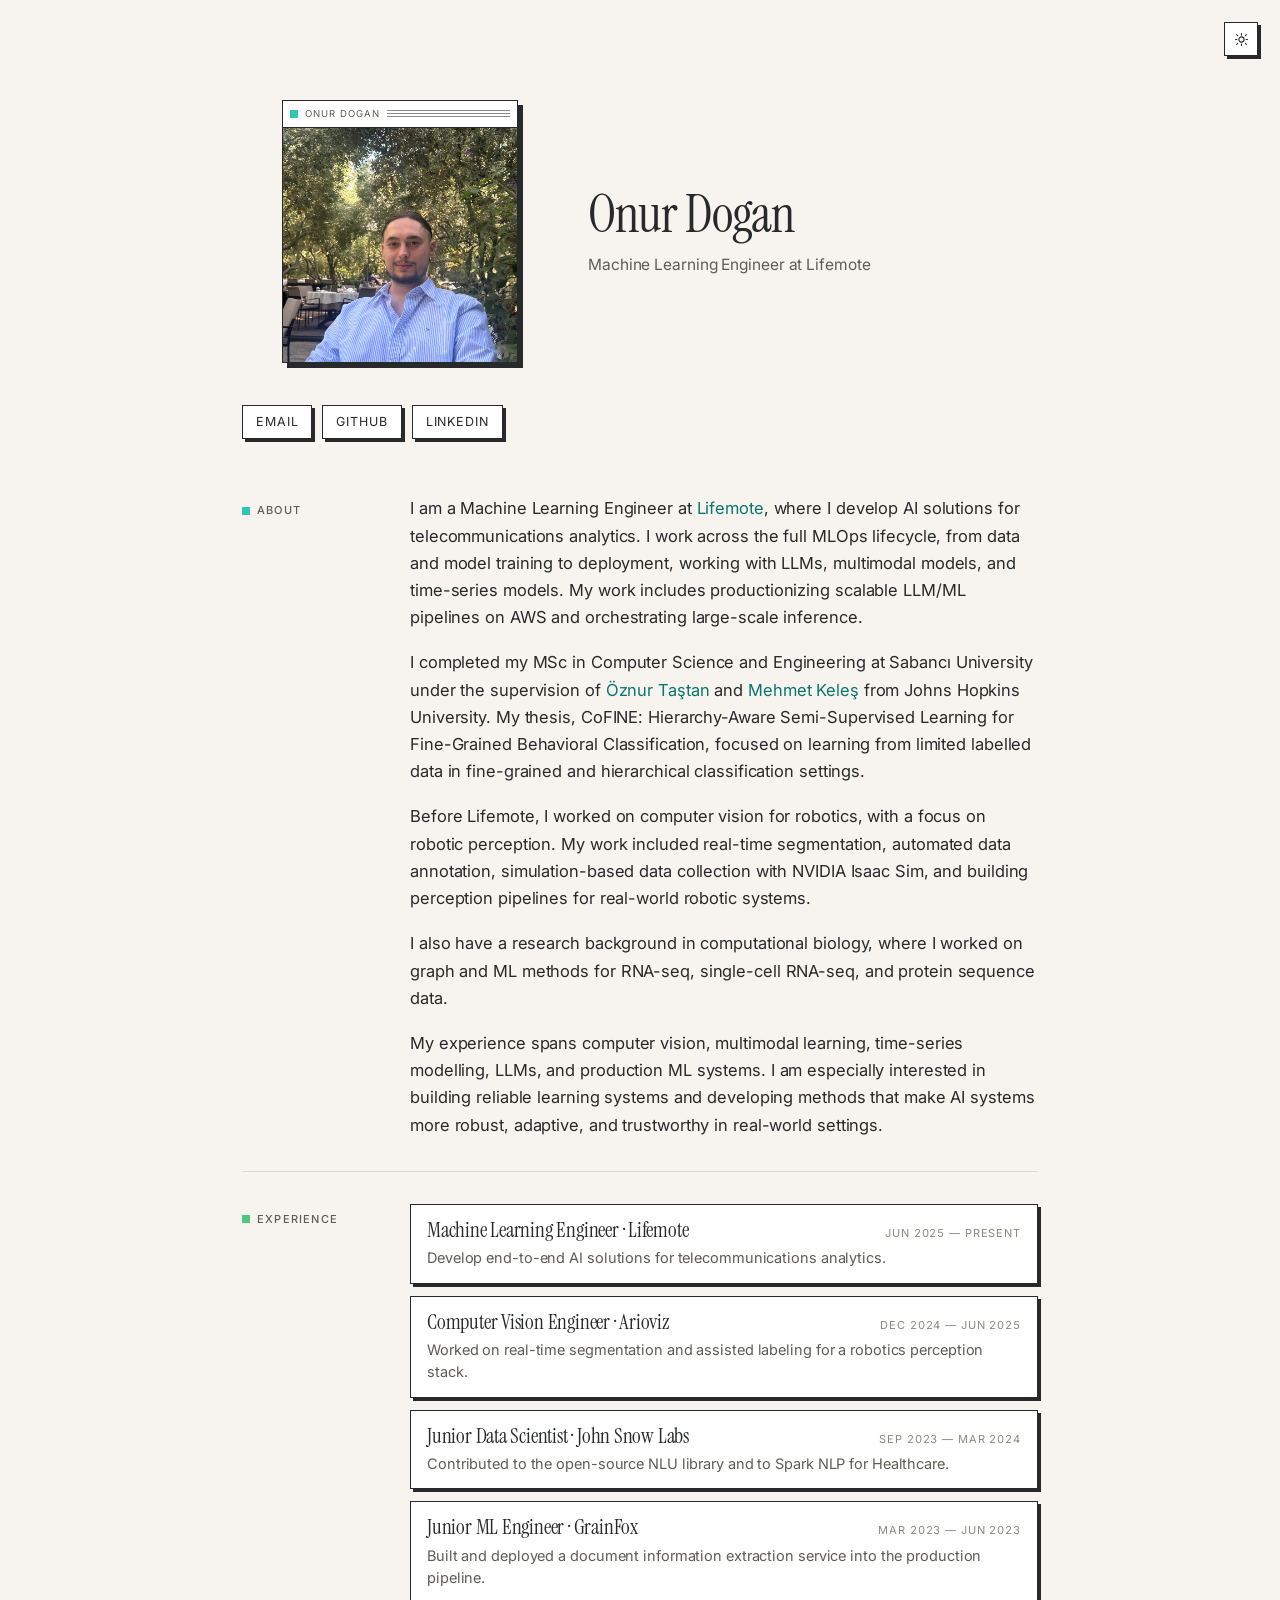
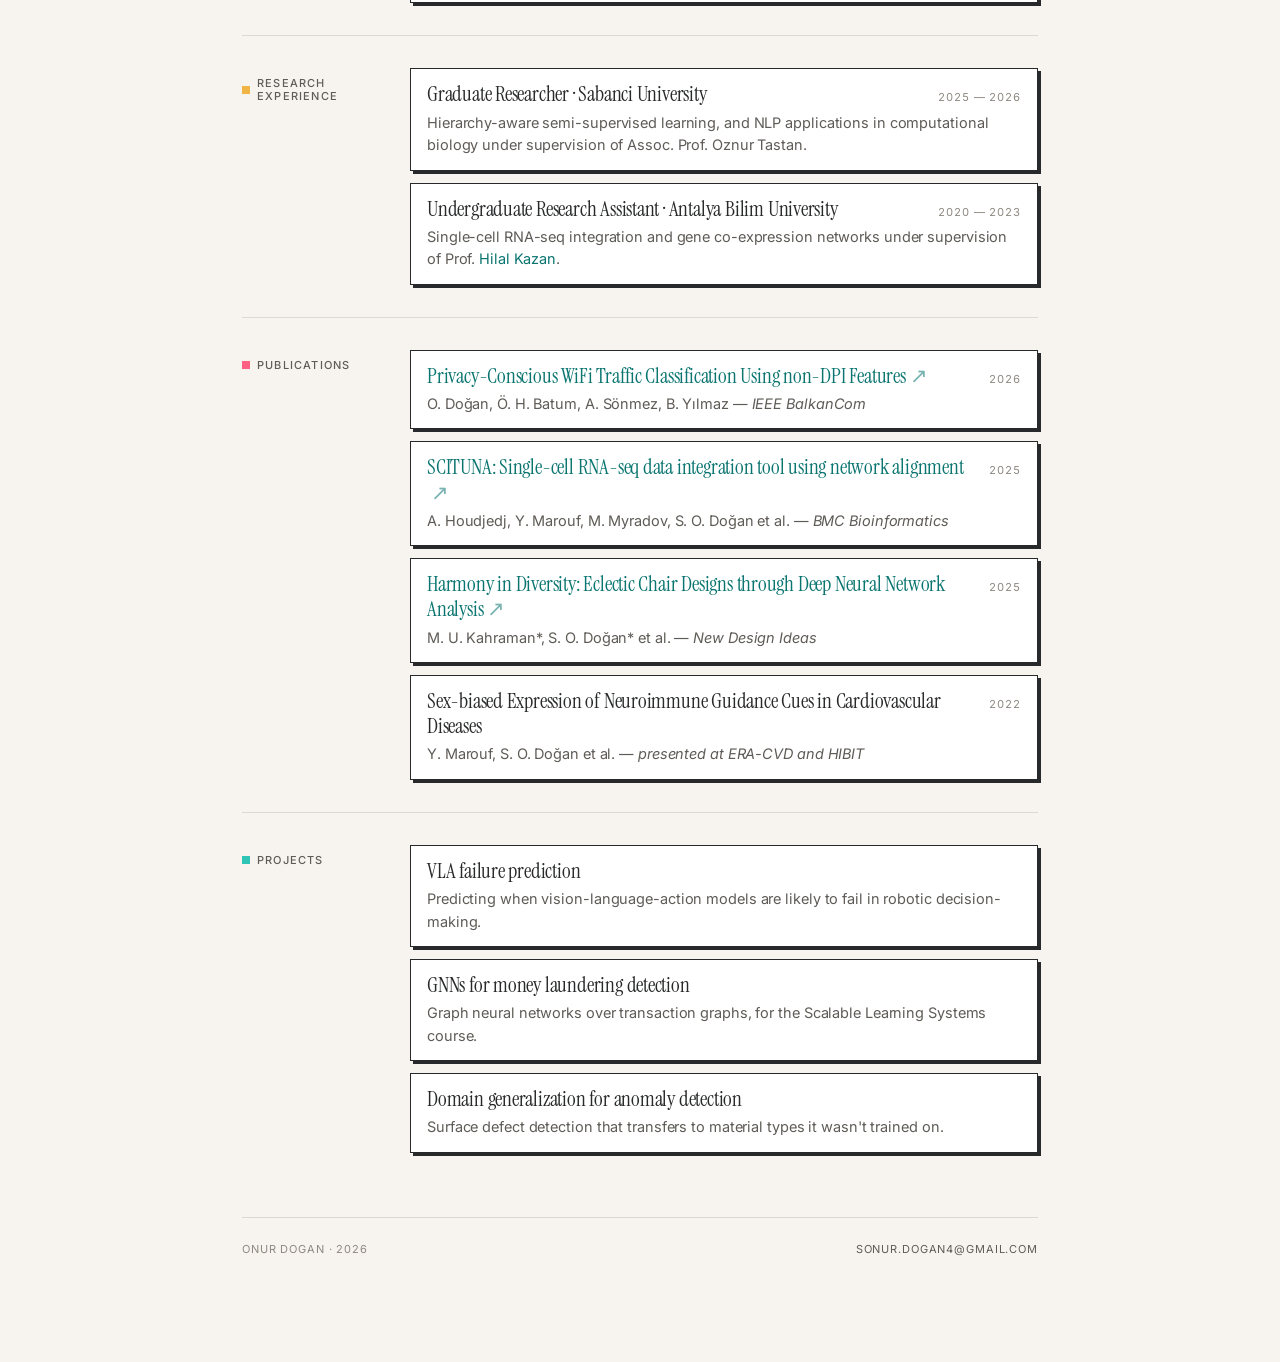
<file: index.html>
<!DOCTYPE html>
<html lang="en">
<head>
<meta charset="utf-8">
<meta name="viewport" content="width=device-width, initial-scale=1">
<title>Onur Dogan</title>

<meta name="author" content="Onur Dogan">
<meta name="description" content="Onur Dogan — machine learning engineer at Lifemote. Works across the ML lifecycle, from data pipelines to deployment and monitoring, with a research background in computational biology and semi-supervised learning.">
<meta name="theme-color" content="#f7f4ef" media="(prefers-color-scheme: light)">
<meta name="theme-color" content="#17171a" media="(prefers-color-scheme: dark)">
<meta property="og:title" content="Onur Dogan">
<meta property="og:description" content="Machine learning engineer. Full ML lifecycle work, plus research in computational biology and semi-supervised learning.">
<meta property="og:type" content="website">

<link rel="icon" type="image/png" href="./imgs/code-512.png">
<link rel="preconnect" href="https://fonts.googleapis.com">
<link rel="preconnect" href="https://fonts.gstatic.com" crossorigin>
<link href="https://fonts.googleapis.com/css2?family=Inter:opsz,wght@14..32,400..600&family=Instrument+Serif:ital@0;1&display=swap" rel="stylesheet">
<link rel="stylesheet" href="style.css">

<script>
  (function () {
    var saved = null;
    try { saved = localStorage.getItem('theme'); } catch (e) {}
    if (saved) document.documentElement.setAttribute('data-theme', saved);
    else if (window.matchMedia && window.matchMedia('(prefers-color-scheme: dark)').matches) {
      document.documentElement.setAttribute('data-theme', 'dark');
    }
  })();
</script>
</head>

<body>
<button class="theme" id="theme-toggle" type="button" aria-label="Switch colour theme">
  <svg class="sun" viewBox="0 0 24 24" fill="none" stroke="currentColor" stroke-width="1.7" stroke-linecap="round"><circle cx="12" cy="12" r="4.2"/><path d="M12 2.4v2.2M12 19.4v2.2M4.2 4.2l1.6 1.6M18.2 18.2l1.6 1.6M2.4 12h2.2M19.4 12h2.2M4.2 19.8l1.6-1.6M18.2 5.8l1.6-1.6"/></svg>
  <svg class="moon" viewBox="0 0 24 24" fill="none" stroke="currentColor" stroke-width="1.7" stroke-linecap="round" stroke-linejoin="round"><path d="M20.8 13.2A8.8 8.8 0 1 1 10.8 3.2a6.9 6.9 0 0 0 10 10z"/></svg>
</button>

<main class="page">

  <header class="header">
    <figure class="window">
      <figcaption class="window__bar"><i></i><span>Onur Dogan</span><em></em></figcaption>
      <img src="./imgs/profil.jpg" alt="Onur Dogan" width="472" height="472">
    </figure>
    <div>
      <h1 class="serif">Onur Dogan</h1>
      <p>Machine Learning Engineer at Lifemote</p>
    </div>
  </header>

  <div class="links">
    <a href="mailto:sonur.dogan4@gmail.com">Email</a>
    <a href="https://github.com/sonurdogan">GitHub</a>
    <a href="https://www.linkedin.com/in/onur-dogan-7157b918a/">LinkedIn</a>
  </div>

  <section>
    <h2>About</h2>
    <div class="body">
      <p>
        I am a Machine Learning Engineer at <a href="https://lifemote.com/" target="_blank" rel="noopener noreferrer">Lifemote</a>, where I develop AI solutions for telecommunications analytics. I work across the full MLOps lifecycle, from data and model training to deployment, working with LLMs, multimodal models, and time-series models. My work includes productionizing scalable LLM/ML pipelines on AWS and orchestrating large-scale inference.
      </p>
      <p>
        I completed my MSc in Computer Science and Engineering at Sabancı University under the supervision of <a href="https://people.sabanciuniv.edu/otastan/" target="_blank" rel="noopener noreferrer">Öznur Taştan</a> and <a href="https://keleslab.com/" target="_blank" rel="noopener noreferrer">Mehmet Keleş</a> from Johns Hopkins University. My thesis, CoFINE: Hierarchy-Aware Semi-Supervised Learning for Fine-Grained Behavioral Classification, focused on learning from limited labelled data in fine-grained and hierarchical classification settings.
      </p>
      <p>
          Before Lifemote, I worked on computer vision for robotics, with a focus on robotic perception. My work included real-time segmentation, automated data annotation, simulation-based data collection with NVIDIA Isaac Sim, and building perception pipelines for real-world robotic systems.
      </p>
      <p>
        I also have a research background in computational biology, where I worked on graph and ML methods for RNA-seq, single-cell RNA-seq, and protein sequence data.
      </p>
      <p>
        My experience spans computer vision, multimodal learning, time-series modelling, LLMs, and production ML systems. I am especially interested in building reliable learning systems and developing methods that make AI systems more robust, adaptive, and trustworthy in real-world settings.
      </p>
    </div>
  </section>

  <!--<section>
    <h2>What I do</h2>
    <div class="body stages">
      <div><b>Data</b><span>Large-scale preprocessing with PySpark and Scala; annotation and dataset workflows.</span></div>
      <div><b>Modelling</b><span>Semi-supervised learning, multimodal fusion, computer vision, LLM systems and agents.</span></div>
      <div><b>Evaluation</b><span>Offline benchmarks, LLM tracing, and interpretability work.</span></div>
      <div><b>Deployment</b><span>Batch and real-time inference on Bedrock, SageMaker and vLLM behind FastAPI services.</span></div>
      <div><b>Orchestration</b><span>Step Functions, EventBridge and Lambda; Terraform for infrastructure.</span></div>
      <div><b>Monitoring</b><span>Feedback collection, continuous evaluation, and drift and anomaly detection.</span></div>
    </div>
  </section>-->

  <section>
    <h2>Experience</h2>
    <div class="body">
      <div class="row">
        <div class="row__head">
          <span class="row__title">Machine Learning Engineer · Lifemote</a></span>
          <span class="row__meta">Jun 2025 — Present</span>
        </div>
        <p class="row__note">Develop end-to-end AI solutions for telecommunications analytics.</p>
      </div>

      <div class="row">
        <div class="row__head">
          <span class="row__title">Computer Vision Engineer · Arioviz</span>
          <span class="row__meta">Dec 2024 — Jun 2025</span>
        </div>
        <p class="row__note">Worked on real-time segmentation and assisted labeling for a robotics perception stack.</p>
      </div>

      <div class="row">
        <div class="row__head">
          <span class="row__title">Junior Data Scientist · John Snow Labs</span>
          <span class="row__meta">Sep 2023 — Mar 2024</span>
        </div>
        <p class="row__note">Contributed to the open-source NLU library and to Spark NLP for Healthcare.</p>
      </div>

      <div class="row">
        <div class="row__head">
          <span class="row__title">Junior ML Engineer · GrainFox</a></span>
          <span class="row__meta">Mar 2023 — Jun 2023</span>
        </div>
        <p class="row__note">Built and deployed a document information extraction service into the production pipeline.</p>
      </div>
    </div>
  </section>

  <section>
    <h2>Research Experience</h2>
    <div class="body">
      <div class="row">
        <div class="row__head">
          <span class="row__title">Graduate Researcher · Sabanci University</span>
          <span class="row__meta">2025 — 2026</span>
        </div>
        <p class="row__note">Hierarchy-aware semi-supervised learning, and NLP applications in computational biology under supervision of Assoc. Prof. Oznur Tastan.</p>
      </div>

      <div class="row">
        <div class="row__head">
          <span class="row__title">Undergraduate Research Assistant · Antalya Bilim University</span>
          <span class="row__meta">2020 — 2023</span>
        </div>
        <p class="row__note">Single-cell RNA-seq integration and gene co-expression networks under supervision of  Prof.
          <a href="https://scholar.google.ca/citations?user=vxtfpUQAAAAJ&amp;hl=en">Hilal Kazan</a>.</p>
      </div>
    </div>
  </section>

  <section>
    <h2>Publications</h2>
    <div class="body">
      <div class="row">
        <div class="row__head">
          <span class="row__title"><a href="https://ieeexplore.ieee.org/abstract/document/11605012">Privacy-Conscious WiFi Traffic Classification Using non-DPI Features<span class="arrow">&nbsp;↗</span></a></span>
          <span class="row__meta">2026</span>
        </div>
        <p class="row__note">O. Doğan, Ö. H. Batum, A. Sönmez, B. Yılmaz — <em>IEEE BalkanCom</em></p>
      </div>

      <div class="row">
        <div class="row__head">
          <span class="row__title"><a href="https://bmcbioinformatics.biomedcentral.com/articles/10.1186/s12859-025-06087-3">SCITUNA: Single-cell RNA-seq data integration tool using network alignment<span class="arrow">&nbsp;↗</span></a></span>
          <span class="row__meta">2025</span>
        </div>
        <p class="row__note">A. Houdjedj, Y. Marouf, M. Myradov, S. O. Doğan et al. — <em>BMC Bioinformatics</em></p>
      </div>

      <div class="row">
        <div class="row__head">
          <span class="row__title"><a href="https://jomardpublishing.com/journals/new-design-ideas/articles/harmony-in-diversity-exploring-eclectic-chair-designs-through-deep-neural-networks-analysis-in-interior-design-education">Harmony in Diversity: Eclectic Chair Designs through Deep Neural Network Analysis<span class="arrow">&nbsp;↗</span></a></span>
          <span class="row__meta">2025</span>
        </div>
        <p class="row__note">M. U. Kahraman*, S. O. Doğan* et al. — <em>New Design Ideas</em></p>
      </div>

      <div class="row">
        <div class="row__head">
          <span class="row__title">Sex-biased Expression of Neuroimmune Guidance Cues in Cardiovascular Diseases</span>
          <span class="row__meta">2022</span>
        </div>
        <p class="row__note">Y. Marouf, S. O. Doğan et al. — <em>presented at ERA-CVD and HIBIT</em></p>
      </div>
    </div>
  </section>

  <section>
    <h2>Projects</h2>
    <div class="body">
      <div class="row">
        <div class="row__head"><span class="row__title">VLA failure prediction</span></div>
        <p class="row__note">Predicting when vision-language-action models are likely to fail in robotic decision-making.</p>
      </div>

      <div class="row">
        <div class="row__head"><span class="row__title">GNNs for money laundering detection</span></div>
        <p class="row__note">Graph neural networks over transaction graphs, for the Scalable Learning Systems course.</p>
      </div>

      <div class="row">
        <div class="row__head"><span class="row__title">Domain generalization for anomaly detection</span></div>
        <p class="row__note">Surface defect detection that transfers to material types it wasn't trained on.</p>
      </div>
    </div>
  </section>

  <footer class="footer">
    <span>Onur Dogan · <span id="year">2026</span></span>
    <span><a href="mailto:sonur.dogan4@gmail.com">sonur.dogan4@gmail.com</a></span>
  </footer>

</main>

<script src="main.js" defer></script>
</body>
</html>
</file>
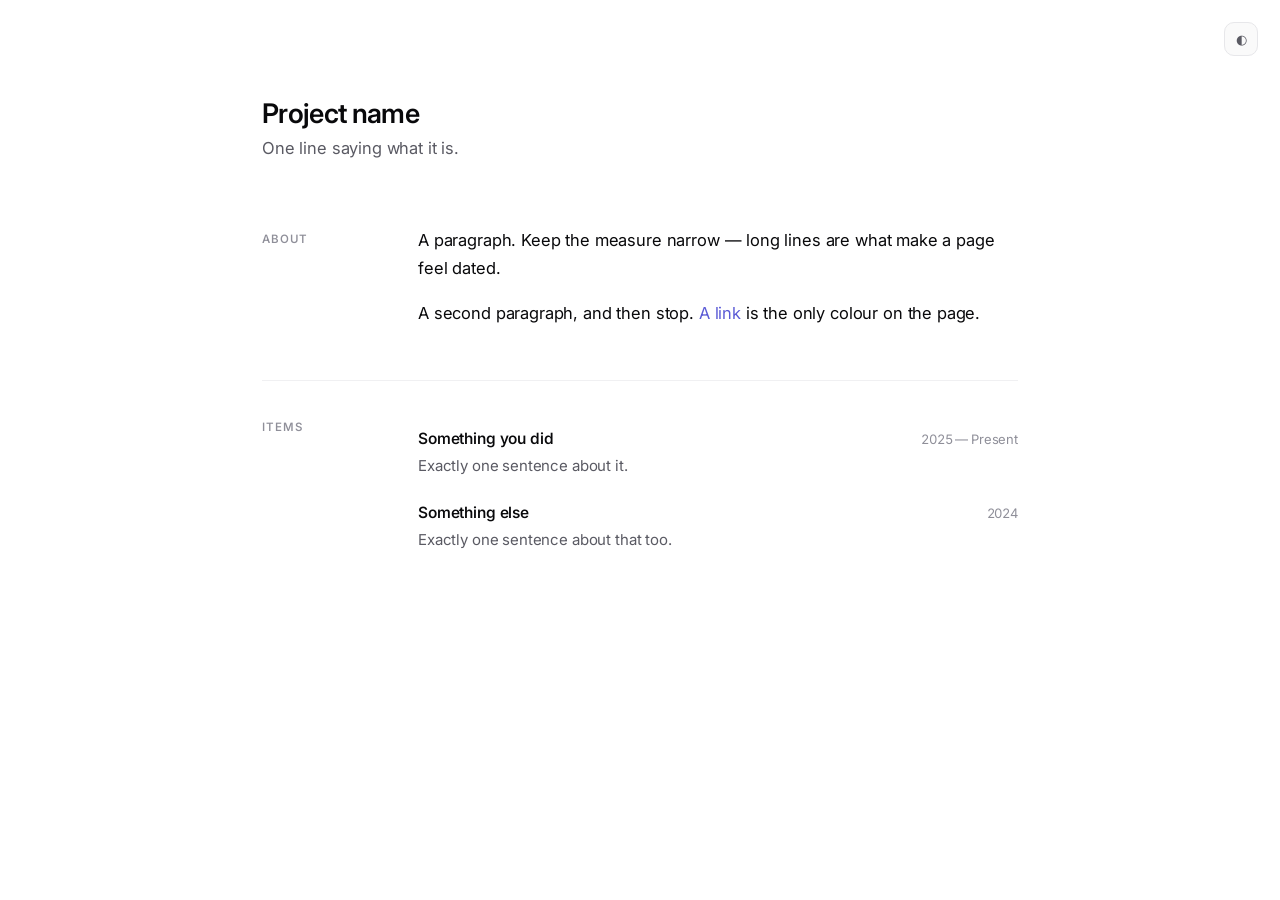
<file: template/starter.html>
<!DOCTYPE html>
<html lang="en">
<head>
<meta charset="utf-8">
<meta name="viewport" content="width=device-width, initial-scale=1">
<title>Starter</title>
<meta name="theme-color" content="#ffffff" media="(prefers-color-scheme: light)">
<meta name="theme-color" content="#09090b" media="(prefers-color-scheme: dark)">
<link rel="preconnect" href="https://fonts.googleapis.com">
<link rel="preconnect" href="https://fonts.gstatic.com" crossorigin>
<link href="https://fonts.googleapis.com/css2?family=Inter:opsz,wght@14..32,400..600&display=swap" rel="stylesheet">

<!-- 1. no-flash theme: runs before first paint -->
<script>
  (function () {
    var s = null; try { s = localStorage.getItem('theme'); } catch (e) {}
    if (s) document.documentElement.setAttribute('data-theme', s);
    else if (matchMedia('(prefers-color-scheme: dark)').matches)
      document.documentElement.setAttribute('data-theme', 'dark');
  })();
</script>

<style>
/* 2. every colour is a token, defined exactly twice */
:root {
  --bg:#ffffff; --surface:#fafafa; --text:#09090b; --muted:#5a5a63; --faint:#8f8f99;
  --rule:#e7e7ea; --rule-soft:#f0f0f2; --hover:#f5f5f6; --link:#5b5bd6;
  --ring:rgba(91,91,214,.45);
}
[data-theme="dark"] {
  --bg:#09090b; --surface:#141417; --text:#ededf0; --muted:#94949e; --faint:#6a6a74;
  --rule:#232327; --rule-soft:#1a1a1d; --hover:#161619; --link:#a5a6f6;
  --ring:rgba(165,166,246,.45);
}

* { box-sizing: border-box; }

/* 3. one typeface, generous line-height, slightly negative tracking */
body {
  margin: 0;
  background: var(--bg);
  color: var(--text);
  font-family: 'Inter', -apple-system, BlinkMacSystemFont, 'Segoe UI', sans-serif;
  font-size: 16.5px;
  line-height: 1.68;
  letter-spacing: -.009em;
  -webkit-font-smoothing: antialiased;
  animation: enter .5s cubic-bezier(.22,1,.36,1) both;
}
@keyframes enter { from { opacity: 0; transform: translateY(6px); } }

/* 4. narrow measure, lots of air at the top */
.page { max-width: 820px; margin: 0 auto; padding: 96px 32px 112px; }

a { color: var(--link); text-decoration: none; text-underline-offset: 3px; }
a:hover { text-decoration: underline; }
:focus-visible { outline: 2px solid var(--ring); outline-offset: 3px; border-radius: 4px; }
p { margin: 0 0 18px; }
h1, h2 { margin: 0; font-weight: 550; line-height: 1.3; }

/* 5. label in a left gutter, content in the column — the whole layout */
section {
  display: grid;
  grid-template-columns: 116px minmax(0, 1fr);
  gap: 40px;
  padding: 34px 0;
  border-top: 1px solid var(--rule-soft);   /* hairlines, never boxes */
}
section:first-of-type { border-top: 0; padding-top: 0; }

h2 {
  font-size: 11.5px; font-weight: 550; letter-spacing: .09em;
  text-transform: uppercase; color: var(--faint); padding-top: 5px;
}

/* 6. rows: title left, meta right, one muted line under. hover bleeds into the padding */
.row { padding: 11px 12px; margin: 0 -12px; border-radius: 10px; transition: background-color .16s ease; }
.row:hover { background: var(--hover); }
.row__head { display: flex; justify-content: space-between; align-items: baseline; gap: 20px; }
.row__title { font-size: 15.5px; font-weight: 550; }
.row__meta { font-size: 13px; color: var(--faint); white-space: nowrap; font-variant-numeric: tabular-nums; }
.row__note { color: var(--muted); font-size: 15px; margin: 1px 0 0; }

/* collapse the gutter on phones */
@media (max-width: 760px) {
  .page { padding: 56px 20px 80px; }
  section { grid-template-columns: 1fr; gap: 14px; padding: 28px 0; }
  h2 { padding-top: 0; }
  .row__head { flex-direction: column; gap: 1px; }
}
@media (prefers-reduced-motion: reduce) { *, body { animation: none !important; transition: none !important; } }

.theme {
  position: fixed; top: 22px; right: 22px; width: 34px; height: 34px;
  border: 1px solid var(--rule); background: var(--surface); color: var(--muted);
  border-radius: 10px; cursor: pointer;
}
.theme:hover { color: var(--text); }
</style>
</head>

<body>
<button class="theme" id="t" type="button" aria-label="Toggle theme">◐</button>

<main class="page">
  <h1 style="font-size:27px;font-weight:600;letter-spacing:-.025em">Project name</h1>
  <p style="color:var(--muted);margin-top:4px">One line saying what it is.</p>

  <section style="margin-top:64px">
    <h2>About</h2>
    <div>
      <p>A paragraph. Keep the measure narrow — long lines are what make a page feel dated.</p>
      <p>A second paragraph, and then stop. <a href="#">A link</a> is the only colour on the page.</p>
    </div>
  </section>

  <section>
    <h2>Items</h2>
    <div>
      <div class="row">
        <div class="row__head">
          <span class="row__title">Something you did</span>
          <span class="row__meta">2025 — Present</span>
        </div>
        <p class="row__note">Exactly one sentence about it.</p>
      </div>
      <div class="row">
        <div class="row__head">
          <span class="row__title">Something else</span>
          <span class="row__meta">2024</span>
        </div>
        <p class="row__note">Exactly one sentence about that too.</p>
      </div>
    </div>
  </section>
</main>

<script>
  var r = document.documentElement;
  document.getElementById('t').onclick = function () {
    var n = r.getAttribute('data-theme') === 'dark' ? 'light' : 'dark';
    r.setAttribute('data-theme', n);
    try { localStorage.setItem('theme', n); } catch (e) {}
  };
</script>
</body>
</html>
</file>
<file: style.css>
/* ---------- tokens ---------- */
:root {
  --bg:        #f7f4ef;
  --band:      #ede9e3;
  --surface:   #ffffff;
  --text:      #28292a;
  --muted:     #5f5c57;
  --faint:     #8d8880;
  --border:    #28292a;
  --rule:      #ddd8d0;
  --shadow:    3px 3px 0 var(--border);
  --shadow-lg: 5px 5px 0 var(--border);
  --pink:      #ff6183;
  --green:     #4ec97a;
  --amber:     #f0b545;
  --turq:      #2ec4b6;
  --link:      #0a7570;
  --ring:      #0a7570;
}

[data-theme="dark"] {
  --bg:        #17171a;
  --band:      #1d1d21;
  --surface:   #212127;
  --text:      #f2efe9;
  --muted:     #a8a39b;
  --faint:     #7d786f;
  --border:    #4a4a54;
  --rule:      #2e2e35;
  --shadow:    3px 3px 0 #000000;
  --shadow-lg: 5px 5px 0 #000000;
  --pink:      #ff7d99;
  --green:     #5cd98a;
  --amber:     #f3c164;
  --turq:      #4fd8c8;
  --link:      #5ed9cc;
  --ring:      #5ed9cc;
}

* { box-sizing: border-box; }

html { -webkit-text-size-adjust: 100%; scroll-behavior: smooth; }

body {
  margin: 0;
  background: var(--bg);
  color: var(--text);
  font-family: 'Inter', -apple-system, BlinkMacSystemFont, 'Segoe UI', Helvetica, Arial, sans-serif;
  font-size: 16px;
  line-height: 1.65;
  letter-spacing: -0.006em;
  -webkit-font-smoothing: antialiased;
  -moz-osx-font-smoothing: grayscale;
  animation: enter .45s cubic-bezier(.22,1,.36,1) both;
}
@keyframes enter { from { opacity: 0; transform: translateY(6px); } }

.page { max-width: 860px; margin: 0 auto; padding: 84px 32px 104px; }

a { color: var(--link); text-decoration: none; text-underline-offset: 3px; }
a:hover { text-decoration: underline; }
:focus-visible { outline: 2px solid var(--ring); outline-offset: 3px; }

p { margin: 0 0 18px; }
p:last-child { margin-bottom: 0; }
h1, h2, h3 { margin: 0; font-weight: 400; line-height: 1.15; }

/* ---------- display serif ---------- */
.serif {
  font-family: 'Instrument Serif', 'Iowan Old Style', Georgia, 'Times New Roman', serif;
  font-weight: 400;
  letter-spacing: -0.012em;
}

/* ---------- window frame (photo) ---------- */
.header {
  display: flex;
  align-items: center;
  gap: 30px;
  margin-bottom: 26px;
}

.window {
  flex: none;
  width: 236px;
  border: 1px solid var(--border);
  background: var(--surface);
  box-shadow: var(--shadow-lg);
}
.window__bar {
  display: flex;
  align-items: center;
  gap: 7px;
  padding: 5px 7px;
  border-bottom: 1px solid var(--border);
  background: var(--surface);
}
.window__bar i {
  width: 8px;
  height: 8px;
  background: var(--turq);
  flex: none;
}
.window__bar span {
  font-size: 9.5px;
  letter-spacing: 0.11em;
  text-transform: uppercase;
  color: var(--muted);
  white-space: nowrap;
}
.window__bar em {
  flex: 1;
  height: 7px;
  background: repeating-linear-gradient(
    to bottom,
    var(--border) 0 1px,
    transparent 1px 3px
  );
  opacity: .55;
}
.window img {
  display: block;
  width: 100%;
  height: auto;              /* beats the HTML height attribute, so aspect-ratio applies */
  aspect-ratio: 1 / 1;
  object-fit: cover;
  object-position: 50% 26%;
}

.header h1 { font-size: 52px; letter-spacing: -0.02em; }
.header p {
  margin: 8px 0 0;
  color: var(--muted);
  font-size: 15.5px;
}

/* ---------- sticker links ---------- */
.links {
  display: flex;
  flex-wrap: wrap;
  gap: 10px;
  margin-bottom: 56px;
}
.links a {
  display: inline-block;
  padding: 6px 13px;
  border: 1px solid var(--border);
  background: var(--surface);
  color: var(--text);
  box-shadow: var(--shadow);
  font-size: 12.5px;
  letter-spacing: 0.07em;
  text-transform: uppercase;
  transition: transform .12s ease, box-shadow .12s ease, background-color .12s ease;
}
.links a:hover {
  text-decoration: none;
  background: var(--turq);
  color: #10201f;
  transform: translate(-1px, -1px);
  box-shadow: var(--shadow-lg);
}
.links a:active { transform: translate(2px, 2px); box-shadow: 0 0 0 var(--border); }

/* ---------- sections ---------- */
section {
  display: grid;
  grid-template-columns: 132px minmax(0, 1fr);
  gap: 36px;
  padding: 32px 0;
  border-top: 1px solid var(--rule);
}
section:first-of-type { border-top: 0; padding-top: 0; }

h2 {
  display: flex;
  align-items: center;
  gap: 7px;
  font-family: 'Inter', sans-serif;
  font-size: 11px;
  font-weight: 500;
  letter-spacing: 0.11em;
  text-transform: uppercase;
  color: var(--muted);
  padding-top: 9px;
  align-self: start;
}
h2::before {
  content: "";
  width: 8px;
  height: 8px;
  flex: none;
  background: var(--turq);
}
section:nth-of-type(4n + 2) h2::before { background: var(--green); }
section:nth-of-type(4n + 3) h2::before { background: var(--amber); }
section:nth-of-type(4n + 4) h2::before { background: var(--pink); }

.body > p { font-size: 16.5px; }

/* ---------- boxed rows ---------- */
.row {
  border: 1px solid var(--border);
  background: var(--surface);
  box-shadow: var(--shadow);
  padding: 13px 16px;
  margin-bottom: 12px;
  transition: transform .12s ease, box-shadow .12s ease;
}
.row:last-child { margin-bottom: 0; }
.row:hover { transform: translate(-1px, -1px); box-shadow: var(--shadow-lg); }

.row__head {
  display: flex;
  justify-content: space-between;
  align-items: baseline;
  gap: 20px;
}
.row__title {
  font-family: 'Instrument Serif', Georgia, serif;
  font-size: 21px;
  line-height: 1.2;
  letter-spacing: -0.01em;
}
.row__meta {
  font-size: 11px;
  letter-spacing: 0.08em;
  text-transform: uppercase;
  color: var(--faint);
  white-space: nowrap;
  font-variant-numeric: tabular-nums;
}
.row__note { color: var(--muted); font-size: 14.5px; margin: 4px 0 0; line-height: 1.55; }
.row__note em { font-style: italic; }

.arrow { display: inline-block; opacity: .55; }
.row:hover .arrow { opacity: 1; }

/* ---------- what I do ---------- */
.stages > div {
  display: flex;
  gap: 16px;
  padding: 9px 0;
  border-bottom: 1px solid var(--rule);
  font-size: 15px;
}
.stages > div:last-child { border-bottom: 0; }
.stages b {
  flex: none;
  width: 118px;
  font-weight: 500;
  font-size: 11px;
  letter-spacing: 0.09em;
  text-transform: uppercase;
  padding-top: 4px;
}
.stages span { color: var(--muted); }

/* ---------- footer ---------- */
.footer {
  border-top: 1px solid var(--rule);
  margin-top: 32px;
  padding-top: 22px;
  font-size: 11px;
  letter-spacing: 0.08em;
  text-transform: uppercase;
  color: var(--faint);
  display: flex;
  justify-content: space-between;
  gap: 16px;
  flex-wrap: wrap;
}
.footer a { color: var(--muted); }

/* ---------- theme toggle ---------- */
.theme {
  position: fixed;
  top: 22px;
  right: 22px;
  width: 34px;
  height: 34px;
  display: grid;
  place-items: center;
  border: 1px solid var(--border);
  background: var(--surface);
  color: var(--text);
  box-shadow: var(--shadow);
  padding: 0;
  cursor: pointer;
  transition: transform .12s ease, box-shadow .12s ease, background-color .12s ease;
}
.theme:hover { background: var(--turq); transform: translate(-1px, -1px); box-shadow: var(--shadow-lg); }
.theme:active { transform: translate(2px, 2px); box-shadow: 0 0 0 var(--border); }
.theme svg { width: 15px; height: 15px; }
.theme .moon { display: none; }
[data-theme="dark"] .theme .moon { display: block; }
[data-theme="dark"] .theme .sun { display: none; }

/* ---------- responsive ---------- */
@media (max-width: 760px) {
  .page { padding: 52px 18px 76px; }
  .header { flex-direction: column; align-items: flex-start; gap: 20px; }
  .window { width: 188px; }
  .header h1 { font-size: 40px; }
  .links { margin-bottom: 40px; }
  section { grid-template-columns: 1fr; gap: 14px; padding: 26px 0; }
  h2 { padding-top: 0; }
  .row__head { flex-direction: column; gap: 2px; }
  .row__title { font-size: 19px; }
  .stages > div { flex-direction: column; gap: 2px; }
  .stages b { width: auto; padding-top: 0; }
  .theme { top: 14px; right: 14px; }
}

@media (prefers-reduced-motion: reduce) {
  *, body { animation: none !important; transition: none !important; }
  html { scroll-behavior: auto; }
}
</file>
